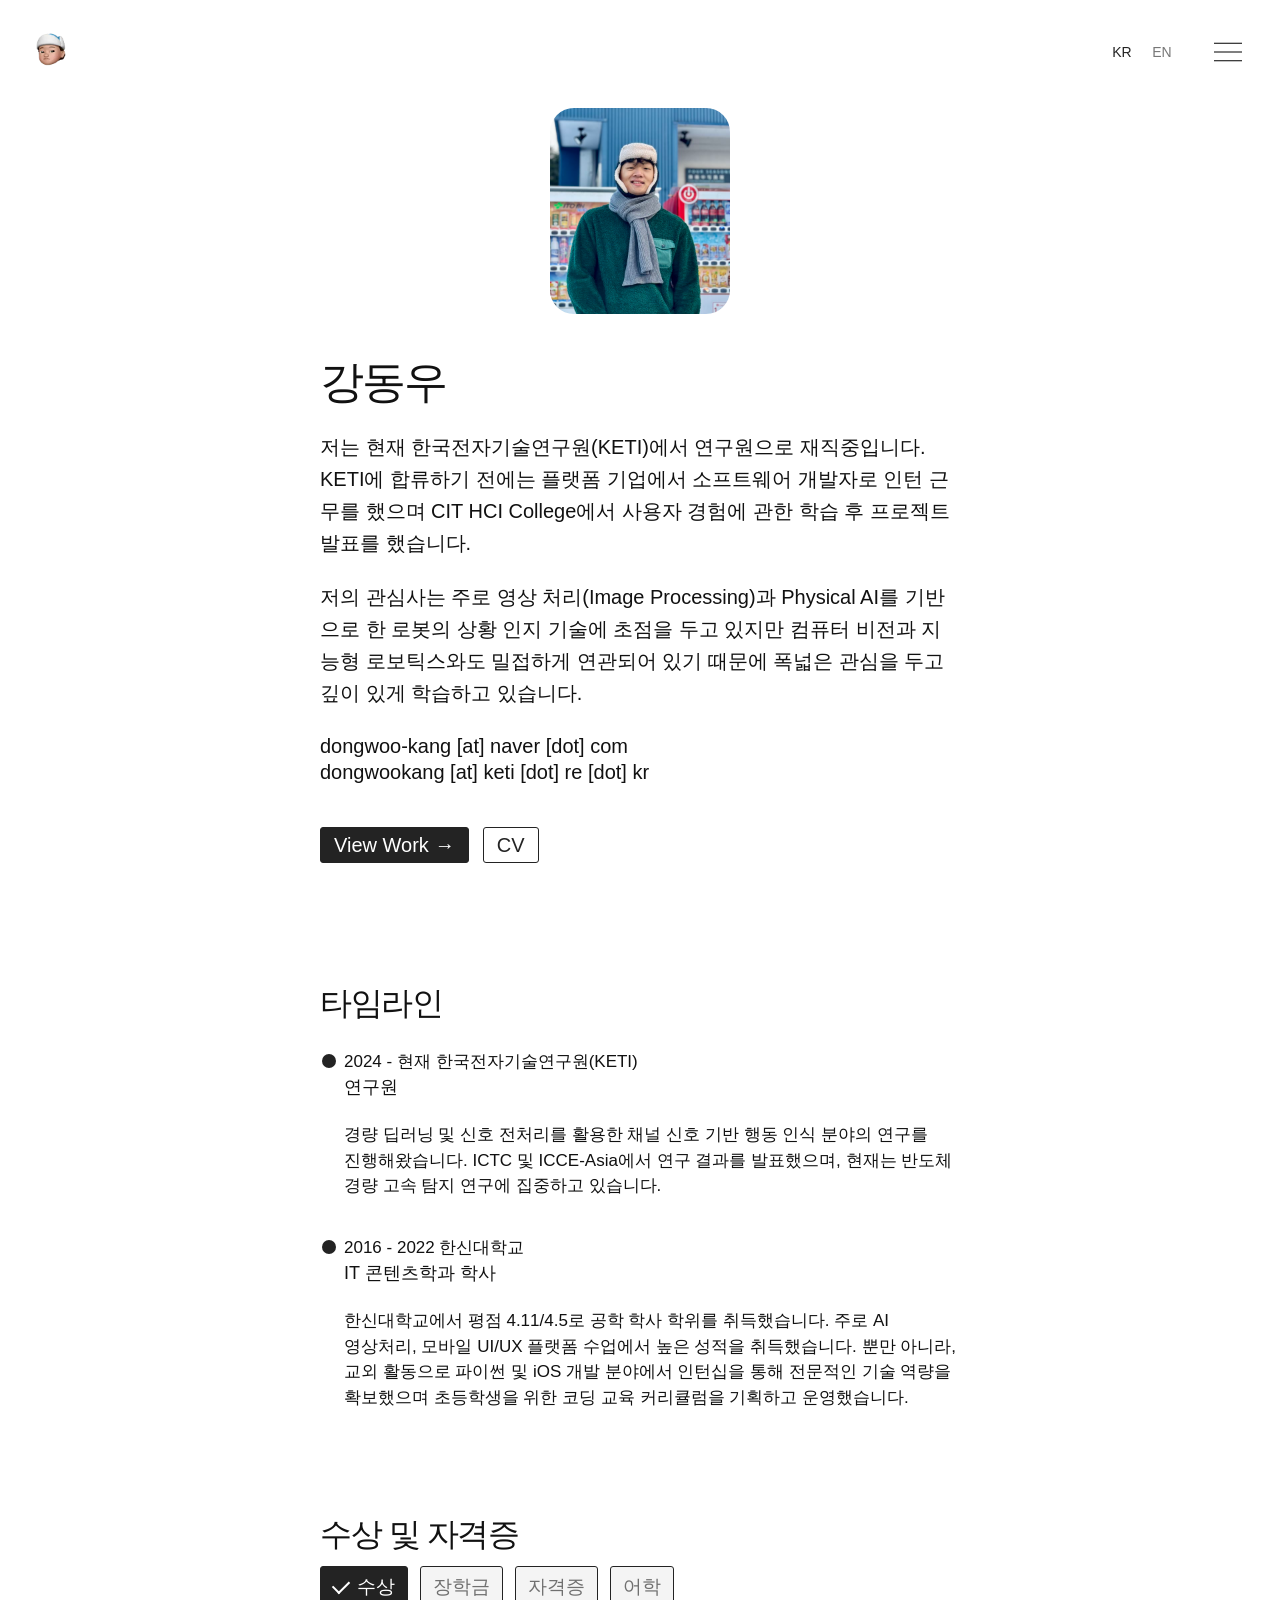
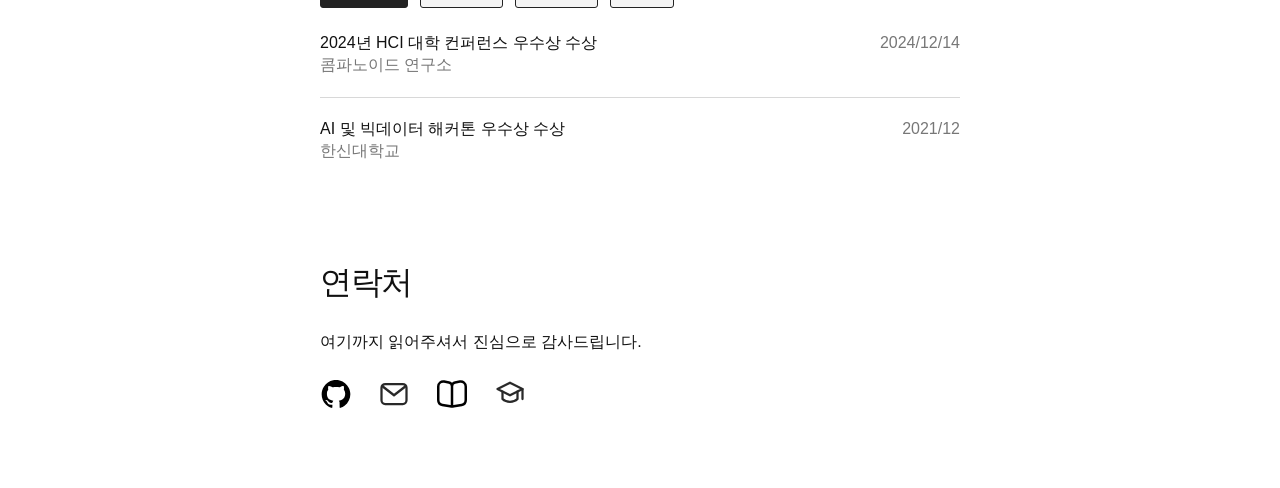
<file: index.html>
<!DOCTYPE html>
<html lang="ko">

<head>
  <meta charset="UTF-8" />
  <meta name="viewport" content="width=device-width, initial-scale=1.0" />
  <title>강동우 | Dongwoo Kang</title>
  <meta name="description" content="한국전자기술연구원(KETI) 연구원 강동우. 영상 처리와 Physical AI를 기반으로 로봇의 상황 인지 기술을 연구합니다." />
  <link rel="apple-touch-icon" sizes="180x180" href="assets/favicon/apple-touch-icon.png" />
  <link rel="icon" type="image/png" sizes="96x96" href="assets/favicon/favicon-96x96.png" />
  <link rel="manifest" href="assets/favicon/site.webmanifest" />
  <link rel="stylesheet" href="suite-font.css?v=20261029-sf-pro" />
  <link rel="preload" as="image" href="assets/images/home-intro-540.jpeg" fetchpriority="high" />
  <link rel="stylesheet" href="styles.css?v=20261104-bold-link" />
  <link rel="stylesheet" href="site-header.css?v=20261030-home-clear" />
  <link rel="stylesheet" href="home.css?v=20260926-button-states" />
</head>

<body id="top" class="homepage site-shell">
  <a class="skip-link" href="#home-title" data-en="Skip to content">본문으로 바로가기</a>
  <div id="site-navigation"></div>

  <main>
    <section id="home" class="home-section" aria-labelledby="home-title">
      <div class="home-panel">
        <div class="home-intro-grid">
          <img class="profile-photo" src="assets/images/home-intro-540.jpeg" alt="강동우 프로필 사진"
            width="180" height="206" fetchpriority="high" />
          <div class="home-copy">
            <h1 id="home-title" class="home-name" tabindex="-1" data-en="Dongwoo Kang">강동우</h1>
            <div id="home-content" class="home-markdown">
              <p data-en="I am currently a researcher at the Korea Electronics Technology Institute (KETI). Before joining KETI, I interned as a software developer at a platform company and studied user experience at CIT HCI College, where I also presented a project.">저는 현재 한국전자기술연구원(KETI)에서 연구원으로 재직중입니다. KETI에 합류하기 전에는 플랫폼 기업에서 소프트웨어 개발자로 인턴 근무를 했으며 CIT HCI College에서 사용자 경험에 관한 학습 후 프로젝트 발표를 했습니다.</p>
              <p data-en="My interests primarily focus on situational awareness for robots based on image processing and Physical AI. As these areas are closely connected to computer vision and intelligent robotics, I continue to explore a broad range of topics and study them in depth.">저의 관심사는 주로 영상 처리(Image Processing)과 Physical AI를 기반으로 한 로봇의 상황 인지 기술에 초점을 두고 있지만 컴퓨터 비전과 지능형 로보틱스와도 밀접하게 연관되어 있기 때문에 폭넓은 관심을 두고 깊이 있게 학습하고 있습니다.</p>
            </div>
            <address class="home-contact">
              <a href="mailto:dongwoo-kang@naver.com">dongwoo-kang [at] naver [dot] com</a>
              <a href="mailto:dongwookang@keti.re.kr">dongwookang [at] keti [dot] re [dot] kr</a>
            </address>
            <div class="home-actions">
              <a class="home-action" href="projects.html">View Work <span aria-hidden="true">→</span></a>
              <a class="home-action home-action-outline" data-cv-link href="assets/pdf/dongwoo-kang-cv.pdf" target="_blank" rel="noreferrer">CV<span class="sr-only" data-en="(opens in a new tab)"> (새 탭)</span></a>
            </div>
          </div>
        </div>

        <div class="home-details">
          <section class="career-section" aria-labelledby="career-title">
            <h2 id="career-title" data-en="Timeline">타임라인</h2>
            <ol class="career-list">
              <li class="career-entry">
                <p class="career-meta" data-en="2024 - Present · Korea Electronics Technology Institute (KETI)">2024 - 현재 한국전자기술연구원(KETI)</p>
                <h3 data-en="Researcher">연구원</h3>
                <p class="career-description" data-en="I have worked on channel signal-based activity recognition using lightweight deep learning and signal preprocessing. I presented this research at ICTC and ICCE-Asia, and am now focusing on lightweight, high-speed semiconductor detection.">경량 딥러닝 및 신호 전처리를 활용한 채널 신호 기반 행동 인식 분야의 연구를 진행해왔습니다. ICTC 및 ICCE-Asia에서 연구 결과를 발표했으며, 현재는 반도체 경량 고속 탐지 연구에 집중하고 있습니다.</p>
              </li>
              <li class="career-entry">
                <p class="career-meta" data-en="2016 - 2022 · Hanshin University">2016 - 2022 한신대학교</p>
                <h3 data-en="B.E. in IT Contents">IT 콘텐츠학과 학사</h3>
                <p class="career-description" data-en="I earned a Bachelor of Engineering from Hanshin University with a GPA of 4.11/4.5, performing particularly well in AI image processing and mobile UI/UX platform courses. Through extracurricular internships in Python and iOS development, I built practical technical skills. I also designed and taught a coding curriculum for elementary school students.">한신대학교에서 평점 4.11/4.5로 공학 학사 학위를 취득했습니다. 주로 AI 영상처리, 모바일 UI/UX 플랫폼 수업에서 높은 성적을 취득했습니다. 뿐만 아니라, 교외 활동으로 파이썬 및 iOS 개발 분야에서 인턴십을 통해 전문적인 기술 역량을 확보했으며 초등학생을 위한 코딩 교육 커리큘럼을 기획하고 운영했습니다.</p>
              </li>
            </ol>
          </section>

          <section class="credentials-section" aria-labelledby="credentials-title">
            <h2 id="credentials-title" data-en="Awards &amp; Credentials">수상 및 자격증</h2>
            <div class="credential-tabs" role="tablist" aria-label="수상 및 자격증 분류">
              <button id="tab-awards" class="credential-tab" type="button" role="tab" aria-selected="true" aria-controls="panel-awards" data-en="Awards">수상</button>
              <button id="tab-scholarships" class="credential-tab" type="button" role="tab" aria-selected="false" aria-controls="panel-scholarships" tabindex="-1" data-en="Scholarships">장학금</button>
              <button id="tab-certificates" class="credential-tab" type="button" role="tab" aria-selected="false" aria-controls="panel-certificates" tabindex="-1" data-en="Certificates">자격증</button>
              <button id="tab-languages" class="credential-tab" type="button" role="tab" aria-selected="false" aria-controls="panel-languages" tabindex="-1" data-en="Languages">어학</button>
            </div>
            <div class="credential-panels">
              <div id="panel-awards" class="credential-panel" role="tabpanel" aria-labelledby="tab-awards" tabindex="0">
                <ul class="credential-list">
                  <li class="credential-row">
                    <div><p class="credential-name" data-en="Excellence Award, HCI College Conference 2024">2024년 HCI 대학 컨퍼런스 우수상 수상</p><p class="credential-org" data-en="Companoid Institute">콤파노이드 연구소</p></div>
                    <time datetime="2024-12-14">2024/12/14</time>
                  </li>
                  <li class="credential-row">
                    <div><p class="credential-name" data-en="Excellence Award, AI &amp; Big Data Hackathon">AI 및 빅데이터 해커톤 우수상 수상</p><p class="credential-org" data-en="Hanshin University">한신대학교</p></div>
                    <time datetime="2021-12">2021/12</time>
                  </li>
                </ul>
              </div>
              <div id="panel-scholarships" class="credential-panel" role="tabpanel" aria-labelledby="tab-scholarships" tabindex="0" hidden>
                <ul class="credential-list">
                  <li class="credential-row">
                    <div><p class="credential-name" data-en="National Science &amp; Engineering Scholarship · 4 semesters">국가우수장학금(이공계) · 4학기</p><p class="credential-org" data-en="Ministry of Science and ICT">과학기술정보통신부</p></div>
                    <span class="credential-date">2020 - 2022</span>
                  </li>
                  <li class="credential-row">
                    <div><p class="credential-name" data-en="Academic Excellence Full Scholarship · 3 semesters">성적우수 전액 장학금 · 3학기</p><p class="credential-org" data-en="Hanshin University">한신대학교</p></div>
                    <span class="credential-date">2016 - 2020</span>
                  </li>
                </ul>
              </div>
              <div id="panel-certificates" class="credential-panel" role="tabpanel" aria-labelledby="tab-certificates" tabindex="0" hidden>
                <ul class="credential-list">
                  <li class="credential-row"><p class="credential-name" data-en="IoT Certification">IoT 자격검정</p><time datetime="2025">2025</time></li>
                  <li class="credential-row"><p class="credential-name">AWS CSA</p><time datetime="2025">2025</time></li>
                  <li class="credential-row"><p class="credential-name">SQLD</p><time datetime="2024">2024</time></li>
                  <li class="credential-row"><p class="credential-name" data-en="Engineer Information Processing">정보처리기사</p><time datetime="2024">2024</time></li>
                </ul>
              </div>
              <div id="panel-languages" class="credential-panel" role="tabpanel" aria-labelledby="tab-languages" tabindex="0" hidden>
                <ul class="credential-list">
                  <li class="credential-row"><p class="credential-name">TEPS 320</p><time datetime="2026">2026</time></li>
                  <li class="credential-row"><p class="credential-name">IELTS 6.0</p><time datetime="2024">2024</time></li>
                </ul>
              </div>
            </div>
          </section>
        </div>
      </div>
    </section>
  </main>

  <footer id="contact" class="site-footer contact-section" aria-labelledby="contact-title">
    <div class="contact-inner">
      <h2 id="contact-title" data-en="Contact">연락처</h2>
      <p data-en="Thank you for taking the time to read about my work.">여기까지 읽어주셔서 진심으로 감사드립니다.</p>
      <nav class="contact-links" aria-label="연락처 및 소셜 링크">
        <a href="https://github.com/dongwoodustinkang" target="_blank" rel="noreferrer" aria-label="GitHub (새 탭)" title="GitHub">
          <img src="assets/icons/github.svg" alt="" width="30" height="30" />
        </a>
        <a href="mailto:dongwookang@keti.re.kr" aria-label="이메일 보내기" title="Email">
          <svg viewBox="0 0 24 24" fill="none" stroke="currentColor" stroke-width="1.8" stroke-linecap="round" stroke-linejoin="round" aria-hidden="true"><rect x="2" y="4" width="20" height="16" rx="3"/><path d="m3 6 9 7 9-7"/></svg>
        </a>
        <a href="stories.html" aria-label="스토리" title="Stories">
          <img src="assets/icons/books.svg" alt="" width="30" height="30" />
        </a>
        <!-- Threads 계정 핸들을 입력한 뒤 아래 링크의 주석을 해제하세요.
        <a href="https://www.threads.com/@YOUR_THREADS_HANDLE" target="_blank" rel="noreferrer" aria-label="Threads (새 탭)" title="Threads">
          <span aria-hidden="true">Threads</span>
        </a>
        -->
        <a href="https://scholar.google.com/citations?user=8NhwmX4AAAAJ&amp;hl=ko&amp;oi=sra" target="_blank" rel="noreferrer" aria-label="Google Scholar (새 탭)" title="Google Scholar">
          <svg viewBox="0 0 24 24" fill="none" stroke="currentColor" stroke-width="1.8" stroke-linecap="round" stroke-linejoin="round" aria-hidden="true"><path d="m2 8 10-5 10 5-10 5-10-5Z"/><path d="M6 10v6c3 3 9 3 12 0v-6M22 8v8"/></svg>
        </a>
      </nav>
    </div>
  </footer>

  <script src="site-config.js?v=20261104-story-categories"></script>
  <script src="language.js?v=20261103-stories-link"></script>
  <script src="shared.js?v=20261103-reviews"></script>
  <script src="markdown.js?v=20261104-spacer"></script>
  <script src="project-data.js?v=20261104-multi-category"></script>
  <script src="script.js?v=20261030-thumbnail"></script>
</body>

</html>
</file>
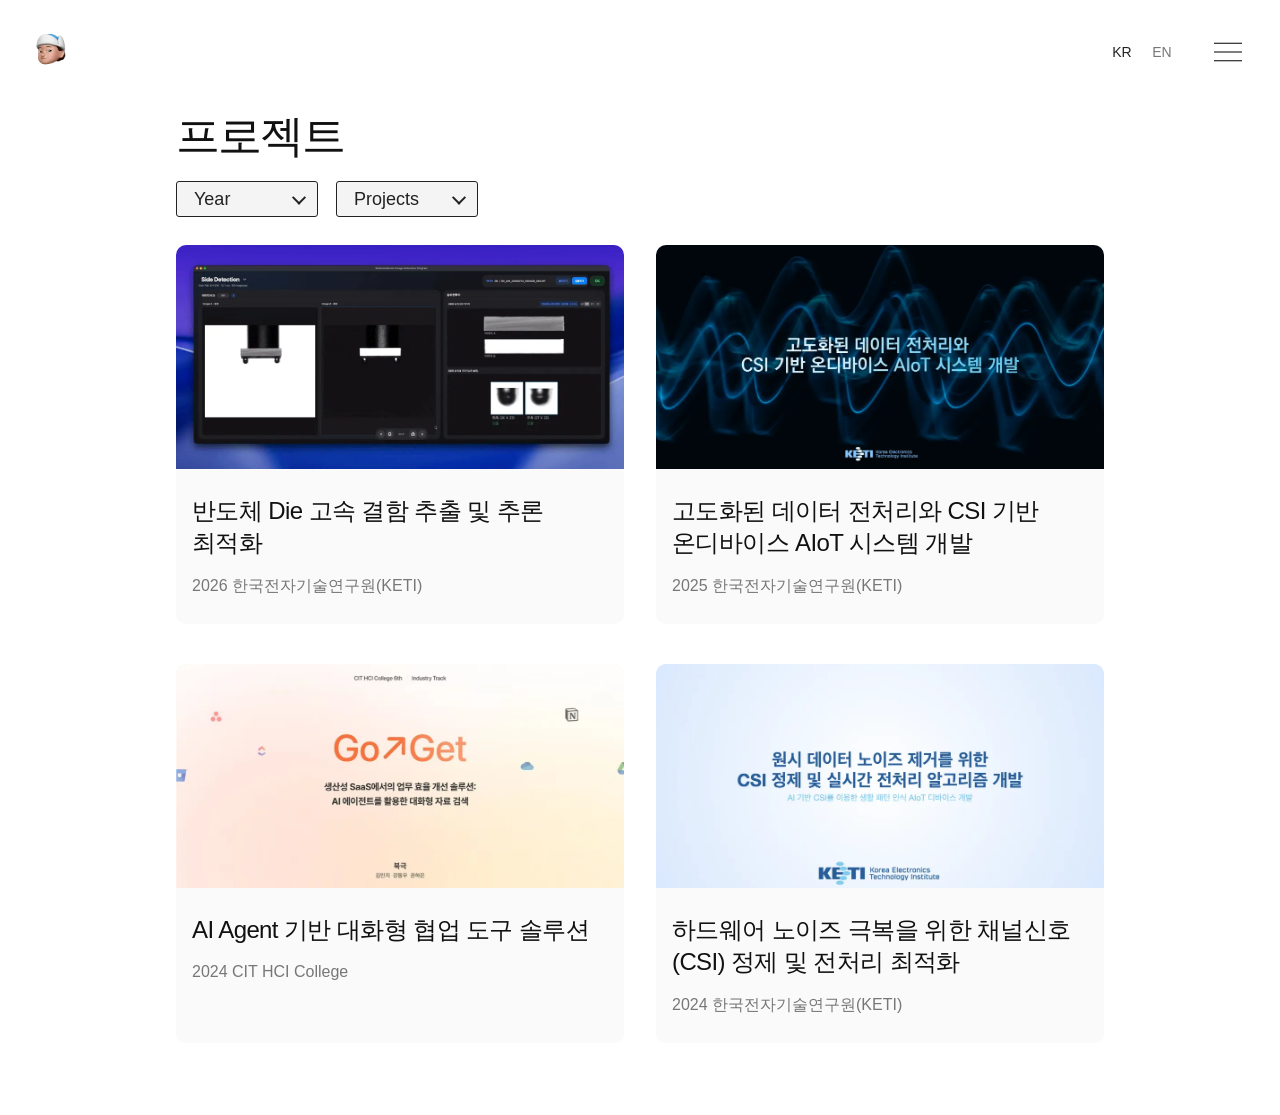
<file: projects.html>
<!DOCTYPE html>
<html lang="ko">

<head>
  <meta charset="UTF-8" />
  <meta name="viewport" content="width=device-width, initial-scale=1.0" />
  <title>Works | Dongwoo Kang</title>
  <link rel="apple-touch-icon" sizes="180x180" href="assets/favicon/apple-touch-icon.png" />
  <link rel="icon" type="image/png" sizes="96x96" href="assets/favicon/favicon-96x96.png" />
  <link rel="manifest" href="assets/favicon/site.webmanifest" />
  <link rel="stylesheet" href="suite-font.css?v=20261029-sf-pro" />
  <link rel="stylesheet" href="styles.css?v=20261104-bold-link" />
  <link rel="stylesheet" href="site-header.css?v=20261030-home-clear" />
  <link rel="stylesheet" href="works.css?v=20261029-fade-in" />
</head>

<body class="site-shell works-page">

  <div id="site-navigation"></div>

  <main class="projects-main">
    <section class="projects-page-section" aria-labelledby="works-title">
      <div class="projects-page-head">
        <h1 id="works-title" data-en="Projects">프로젝트</h1>
        <div class="projects-filters" role="group" aria-label="Project filters">
          <label class="projects-filter-wrap" for="projects-year-filter">
            <span class="sr-only" data-en="Filter projects by year">연도별 필터</span>
            <select id="projects-year-filter" class="projects-filter-select projects-filter-year">
              <option value="all">Year</option>
            </select>
          </label>

          <label class="projects-filter-wrap" for="projects-filter">
            <span class="sr-only" data-en="Filter projects by category">분야별 필터</span>
            <select id="projects-filter" class="projects-filter-select">
              <option value="all">Projects</option>
            </select>
          </label>
        </div>
      </div>
      <div id="projects-list" class="projects-list" aria-live="polite"></div>
    </section>
  </main>

  <script src="site-config.js?v=20261104-story-categories"></script>
  <script src="language.js?v=20261103-stories-link"></script>
  <script src="shared.js?v=20261103-reviews"></script>
  <script src="markdown.js?v=20261104-spacer"></script>
  <script src="project-data.js?v=20261104-multi-category"></script>
  <script src="projects-page.js?v=20261030-prefetch"></script>
</body>

</html>
</file>
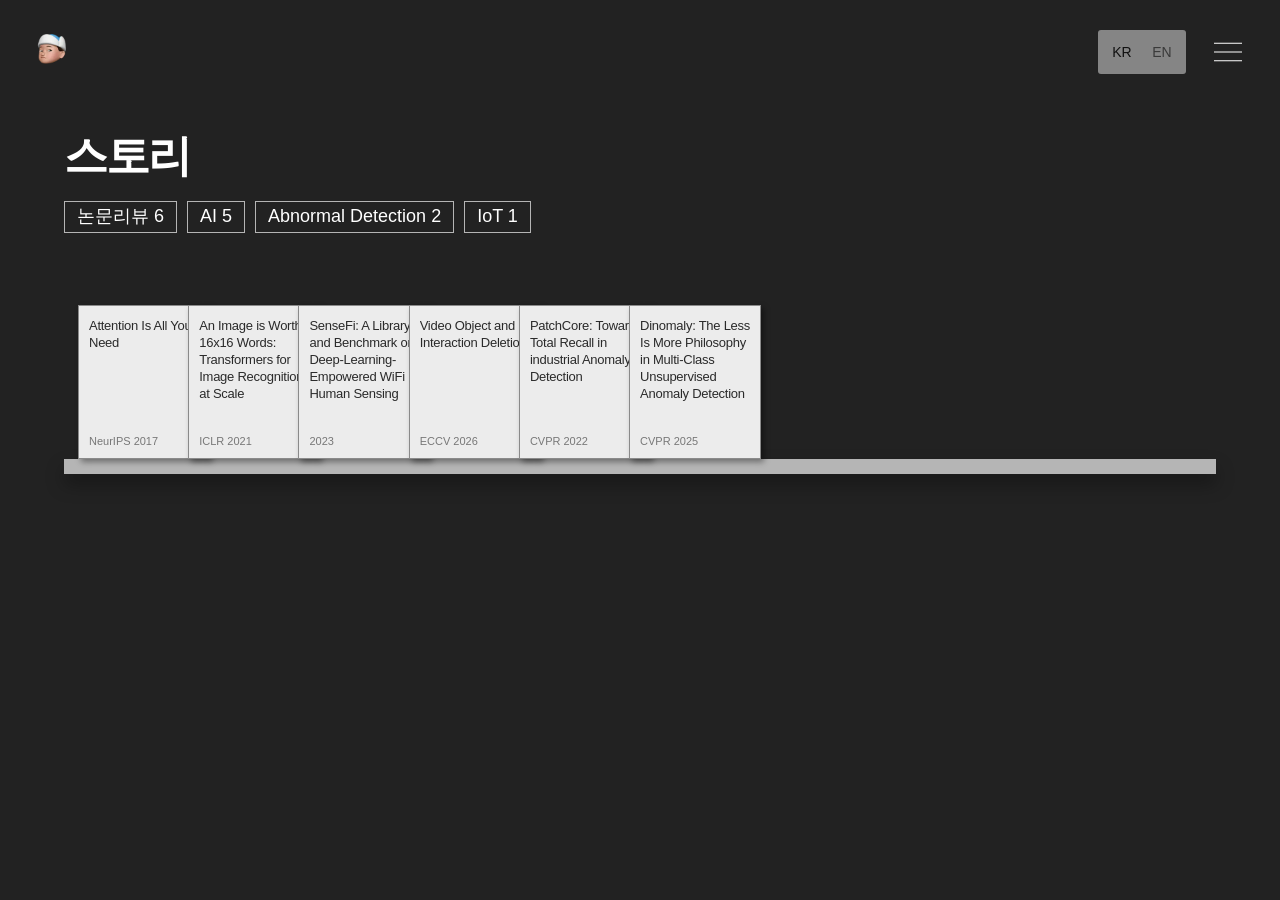
<file: stories.html>
<!DOCTYPE html>
<html lang="ko">

<head>
  <meta charset="UTF-8" />
  <meta name="viewport" content="width=device-width, initial-scale=1.0" />
  <title>Stories | Dongwoo Kang</title>
  <link rel="apple-touch-icon" sizes="180x180" href="assets/favicon/apple-touch-icon.png" />
  <link rel="icon" type="image/png" sizes="96x96" href="assets/favicon/favicon-96x96.png" />
  <link rel="manifest" href="assets/favicon/site.webmanifest" />
  <link rel="stylesheet" href="suite-font.css?v=20261029-sf-pro" />
  <link rel="stylesheet" href="styles.css?v=20261104-bold-link" />
  <link rel="stylesheet" href="site-header.css?v=20261030-home-clear" />
  <link rel="stylesheet" href="stories.css?v=20261104-link-dark" />
</head>

<body class="site-shell stories-page" data-page="stories">

  <div id="site-navigation"></div>

  <main class="stories-main">
    <section class="stories-section" aria-labelledby="stories-title">
      <div class="stories-head">
        <h1 id="stories-title" data-en="Stories">스토리</h1>
        <div id="stories-filters" class="stories-filters" role="group" aria-label="Story categories"></div>
      </div>
      <div id="stories-shelves" class="stories-shelves" aria-live="polite"></div>
    </section>
  </main>

  <script src="site-config.js?v=20261104-story-categories"></script>
  <script src="language.js?v=20261103-stories-link"></script>
  <script src="shared.js?v=20261103-stories"></script>
  <script src="markdown.js?v=20261104-spacer"></script>
  <script src="project-data.js?v=20261104-multi-category"></script>
  <script src="stories-page.js?v=20261104-multi-category"></script>
</body>

</html>
</file>
<file: suite-font.css>
/* Use locally licensed system fonts; no web font is downloaded or redistributed.
   -apple-system resolves to SF Pro (Text/Display by size) on Apple devices. */
:root {
  --body-font: -apple-system, BlinkMacSystemFont, "SF Pro Text", "SF Pro Display", "Apple SD Gothic Neo", "Noto Sans KR", "Helvetica Neue", Arial, sans-serif;
  --header-font: -apple-system, BlinkMacSystemFont, "SF Pro Display", "SF Pro Text", "Apple SD Gothic Neo", "Noto Sans KR", "Helvetica Neue", Arial, sans-serif;
}
</file>
<file: styles.css>
/* Shared design values. Page layouts live in home.css, works.css, project-page.css. */
:root {
  --bg: #fff;
  --panel: #fff;
  --text-main: #111;
  --text-sub: #666;
  --accent: #232323;
  --accent-hover: #fef991;
  --accent-soft: rgb(254 249 145 / 32%);
  --link: #0066cc;
  --line: #ececec;
  --mono-font: "JetBrains Mono", monospace;
}

* { box-sizing: border-box; }
html { min-height: 100%; background: var(--bg); scroll-behavior: smooth; }
::selection { background: var(--accent-hover); color: var(--accent); }
body {
  position: relative;
  min-height: 100%;
  margin: 8px;
  background: var(--bg);
  color: var(--text-main);
  font-family: var(--body-font);
  font-weight: 200;
}
h1, h2, h3, h4, h5, h6 { font-family: var(--header-font); font-weight: 300; }
b, strong { font-family: var(--header-font); font-weight: 700; }
main { position: relative; z-index: 1; margin: 0 auto; }
[hidden] { display: none !important; }
.sr-only {
  position: absolute;
  width: 1px;
  height: 1px;
  margin: -1px;
  padding: 0;
  overflow: hidden;
  clip: rect(0, 0, 0, 0);
  white-space: nowrap;
  border: 0;
}
a:focus-visible, button:focus-visible, select:focus-visible {
  outline: 2px solid var(--accent);
  outline-offset: 4px;
}
@media (prefers-reduced-motion: reduce) {
  html { scroll-behavior: auto; }
  *, *::before, *::after { transition: none !important; }
}
</file>
<file: site-header.css>
/* Header, language switch, and full-screen navigation. Phone breakpoint: 540px. */
.site-header {
  position: fixed;
  z-index: 50;
  top: 8px;
  right: 8px;
  left: 8px;
  padding: 22px;
  background: transparent;
  border: 0;
  backdrop-filter: none;
  -webkit-backdrop-filter: none;
  pointer-events: none;
}
.header-inner { display: flex; align-items: center; justify-content: space-between; gap: 16px; }
.header-actions { display: flex; align-items: center; gap: 20px; }
.header-home,
.menu-toggle {
  display: inline-flex;
  align-items: center;
  justify-content: center;
  width: 44px;
  height: 44px;
  border: 0;
  border-radius: 3px;
  background: rgb(255 255 255 / 45%);
  -webkit-backdrop-filter: blur(12px) saturate(160%);
  backdrop-filter: blur(12px) saturate(160%);
  color: #222;
  font-family: inherit;
  text-decoration: none;
  pointer-events: auto;
}
.header-home { overflow: hidden; background: transparent; -webkit-backdrop-filter: none; backdrop-filter: none; }
.header-home img { display: block; width: 100%; height: 100%; object-fit: cover; }
.menu-toggle { padding: 0; margin: 0; border: 0; cursor: pointer; }
.menu-toggle img { display: block; width: 28px; height: 28px; }
.mobile-overlay { position: fixed; z-index: 30; inset: 8px; background: #fff; opacity: 0; visibility: hidden; pointer-events: none; transition: opacity 220ms ease, visibility 220ms ease; }
.mobile-overlay.open { opacity: 1; visibility: visible; pointer-events: auto; }
body.menu-open { overflow: hidden; }
.mobile-tab-button { position: relative; display: inline-flex; color: var(--text-main); text-decoration: none; font-weight: 300; opacity: 0.6; transition: opacity 200ms ease; letter-spacing: -0.03em; text-transform: none; font-size: 36px; font-family: var(--header-font); }
.mobile-tab-button:hover, .mobile-tab-button:focus-visible, .mobile-tab-button[aria-current="page"] { opacity: 1; }
.mobile-tab-button[aria-current="page"]::after { content: ""; position: absolute; left: 0; right: 0; bottom: -5px; height: 1px; background: currentColor; }
.mobile-menu { display: flex; flex-direction: column; align-items: center; justify-content: center; min-height: 100%; padding: 80px 20px 32px; gap: 32px; }
.language-switch {
  display: flex;
  align-items: center;
  padding: 0 4px;
  border: 0;
  border-radius: 3px;
  background: rgb(255 255 255 / 45%);
  -webkit-backdrop-filter: blur(12px) saturate(160%);
  backdrop-filter: blur(12px) saturate(160%);
  pointer-events: auto;
}
.language-switch button {
  min-width: 40px;
  min-height: 44px;
  padding: 8px;
  border: 0;
  background: transparent;
  color: #777;
  font: 300 14px/1 var(--header-font);
  cursor: pointer;
}
.language-switch button[aria-pressed="true"] { color: var(--accent); font-weight: 300; }
.language-switch button:hover { color: var(--accent); }
.site-header :focus-visible,
.mobile-overlay a:focus-visible { outline: 2px solid var(--accent); outline-offset: 4px; }
@media (max-width: 540px) {
  .site-header { padding: 14px; }
  .language-switch { display: none; }
  .header-actions { gap: 0; }
}
</file>
<file: home.css>
/* Home: introduction, timeline, credential tabs, contact section. */
.homepage main {
  max-width: 1040px;
  padding: 109px 56px 80px;
}
.homepage .home-panel { padding: 0; }
.homepage .home-intro-grid {
  display: flex;
  flex-direction: column;
  gap: 36px;
  max-width: 640px;
  margin: 0 auto;
}
.homepage .profile-photo {
  display: block;
  flex: none;
  align-self: center;
  width: 180px;
  height: 206px;
  border-radius: 24px;
  object-fit: cover;
  object-position: 54% center;
}
.homepage .home-copy { order: initial; max-width: 100%; text-align: left; }
.homepage .home-name {
  margin: 0 0 22px;
  font-size: 44px;
  font-family: var(--header-font);
  font-weight: 300;
  line-height: 1.25;
  letter-spacing: -0.045em;
  text-align: left;
  scroll-margin-top: 96px;
}
.homepage .home-markdown {
  color: #111;
  font-family: inherit;
  font-size: 20px;
  line-height: 1.26;
  letter-spacing: 0;
  text-align: left;
  overflow-wrap: break-word;
}
.homepage .home-markdown p { margin: 0; }
.homepage .home-markdown a { color: var(--accent); text-decoration: none; }
.homepage .home-markdown p + p { margin-top: 22px; }
.homepage .home-contact {
  display: flex;
  flex-direction: column;
  margin: 24px 0 0;
  font-size: 20px;
  line-height: 1.3;
  font-style: normal;
}
.homepage .home-contact a { width: fit-content; color: inherit; text-decoration: none; overflow-wrap: anywhere; }
.homepage .home-contact a:hover { text-decoration: underline; text-underline-offset: 4px; }
.homepage .home-actions { display: flex; flex-wrap: wrap; gap: 14px; margin-top: 42px; }
.homepage .home-action {
  display: inline-flex;
  align-items: center;
  justify-content: center;
  gap: 6px;
  min-height: 36px;
  padding: 5px 13px;
  border: 1px solid var(--accent);
  border-radius: 3px;
  background: var(--accent);
  color: #fff;
  font-size: 20px;
  font-family: var(--header-font);
  font-weight: 300;
  line-height: 1.2;
  text-decoration: none;
  transition: background 160ms ease, border-color 160ms ease, color 160ms ease;
}
.homepage .home-action:hover { background: var(--accent-hover); border-color: var(--accent-hover); color: #232323; }
.homepage .home-action-outline { background: transparent; color: var(--accent); }
.homepage .home-action-outline:hover { background: var(--accent-hover); border-color: var(--accent); color: #232323; }
.homepage a:focus-visible,
.homepage button:focus-visible { outline: 2px solid var(--accent); outline-offset: 5px; }
.homepage .skip-link { position: fixed; top: -100px; left: 24px; z-index: 60; padding: 12px 18px; background: var(--accent); color: #fff; }
.homepage .skip-link:focus { top: 20px; }

.homepage .home-details { max-width: 640px; margin: 120px auto 0; }
.homepage .home-details h2,
.homepage .contact-section h2 {
  margin: 0 0 24px;
  font-size: 32px;
  line-height: 1.3;
  font-family: var(--header-font);
  font-weight: 300;
  letter-spacing: -0.045em;
}
.homepage .career-list { margin: 0; padding: 0; list-style: none; }
.homepage .career-entry { position: relative; padding-left: 24px; }
.homepage .career-entry + .career-entry { margin-top: 36px; }
.homepage .career-entry::before {
  content: "";
  position: absolute;
  top: 5px;
  left: 2px;
  width: 14px;
  height: 14px;
  border-radius: 50%;
  background: var(--accent);
}
.homepage .career-meta,
.homepage .career-description { margin: 0; font-size: 17px; line-height: 1.5; }
.homepage .career-entry h3 { margin: 0; font-family: var(--header-font); font-size: 18px; line-height: 1.45; font-weight: 300; }
.homepage .career-description { margin-top: 22px; word-break: keep-all; overflow-wrap: break-word; }
.homepage .credentials-section { margin-top: 104px; }
.homepage .credentials-section h2 { margin-bottom: 10px; }
.homepage .credential-tabs { display: flex; flex-wrap: wrap; gap: 12px; margin-bottom: 4px; }
.homepage .credential-tab {
  display: inline-flex;
  align-items: center;
  justify-content: center;
  gap: 8px;
  min-height: 42px;
  padding: 7px 12px;
  border: 1px solid #232323;
  border-radius: 3px;
  background: #f4f4f4;
  color: #707070;
  font-family: var(--header-font);
  font-weight: 300;
  font-size: 19px;
  line-height: 1.3;
  cursor: pointer;
  transition: background 160ms ease, color 160ms ease;
}
.homepage .credential-tab:not([aria-selected="true"]):hover { background: #dbdbdb; color: #232323; }
.homepage .credential-tab:not([aria-selected="true"]):active { background: #c3c3c3; color: #232323; }
.homepage .credential-tab[aria-selected="true"] { background: var(--accent); color: #fff; }
.homepage .credential-tab[aria-selected="true"]::before {
  content: "";
  width: 14px;
  height: 8px;
  border-left: 2px solid currentColor;
  border-bottom: 2px solid currentColor;
  transform: translateY(-2px) rotate(-45deg);
}
.homepage .credential-panel[hidden] { display: none; }
.homepage .credential-panel:focus-visible { outline: 2px solid var(--accent); outline-offset: 6px; border-radius: 4px; }
.homepage .credential-list { margin: 0; padding: 0; list-style: none; }
.homepage .credential-row {
  display: grid;
  grid-template-columns: minmax(0, 1fr) auto;
  align-items: start;
  column-gap: 24px;
  padding: 20px 0;
  font-size: 16px;
  line-height: 1.4;
}
.homepage .credential-row + .credential-row { border-top: 1px solid #d8d8d8; }
.homepage .credential-name,
.homepage .credential-org { margin: 0; word-break: keep-all; overflow-wrap: break-word; }
.homepage .credential-org,
.homepage .credential-row time,
.homepage .credential-date { color: #777; }
.homepage .credential-row time,
.homepage .credential-date { white-space: nowrap; font-variant-numeric: tabular-nums; }
.homepage .site-footer {
  margin: 0 auto;
  max-width: 1040px;
  padding: 0 56px 64px;
  border: 0;
  background: transparent;
}
.homepage .contact-inner { max-width: 640px; margin: 0 auto; }
.homepage .contact-section h2 { margin-bottom: 26px; }
.homepage .contact-inner > p { margin: 0; font-size: 16px; line-height: 1.5; }
.homepage .contact-links { display: flex; gap: 14px; margin: 18px 0 0 -6px; }
.homepage .contact-links a {
  display: inline-flex;
  align-items: center;
  justify-content: center;
  width: 44px;
  height: 44px;
  border-radius: 3px;
  color: #292929;
  transition: background 160ms ease;
}
.homepage .contact-links a:hover { background: var(--accent-soft); }
.homepage .contact-links img,
.homepage .contact-links svg { display: block; width: 30px; height: 30px; }

@media (min-width: 901px) {
  .homepage main { padding-top: 100px; }
  .homepage .home-intro-grid { gap: 40px; }
  .homepage .home-markdown { line-height: 1.6; }
}

@media (max-width: 540px) {
  .homepage main { padding: 96px 24px 56px; }
  .homepage .home-intro-grid { gap: 32px; }
  .homepage .profile-photo { width: 156px; height: 180px; border-radius: 22px; }
  .homepage .home-name { font-size: 36px; margin-bottom: 22px; }
  .homepage .home-markdown { font-size: 17px; line-height: 1.55; word-break: keep-all; }
  .homepage .home-contact { font-size: 16px; line-height: 1.6; }
  .homepage .home-actions { margin-top: 32px; gap: 12px; }
  .homepage .home-action { font-size: 18px; }
  .homepage .home-details { margin-top: 96px; }
  .homepage .home-details h2,
  .homepage .contact-section h2 { font-size: 28px; }
  .homepage .career-meta,
  .homepage .career-description { font-size: 15px; }
  .homepage .career-entry h3 { font-size: 16px; }
  .homepage .credentials-section { margin-top: 88px; }
  .homepage .credential-tabs { gap: 8px; }
  .homepage .credential-tab { padding: 6px 10px; min-height: 40px; font-size: 16px; gap: 7px; }
  .homepage .credential-tab[aria-selected="true"]::before { width: 12px; height: 7px; }
  .homepage .credential-row { font-size: 14px; column-gap: 14px; }
  .homepage .site-footer { padding: 24px 24px 48px; }
  .homepage .contact-inner > p { font-size: 14px; }
}

@media (max-width: 360px) {
  .homepage .credential-tab { font-size: 15px; padding: 6px 8px; gap: 6px; }
  .homepage .credential-tabs { gap: 6px; }
  .homepage .credential-row { grid-template-columns: 1fr; row-gap: 6px; }
}
</file>
<file: works.css>
/* Project cards and Year/Projects filters. */
.works-page .projects-main {
  max-width: 1040px;
  padding: 100px 56px 64px;
}
.works-page .projects-page-section { max-width: 928px; margin: 0 auto; }
.works-page .projects-page-head {
  display: flex;
  flex-wrap: wrap;
  align-items: flex-start;
  flex-direction: column;
  gap: 18px;
  margin-bottom: 28px;
}
.works-page #works-title {
  margin: 0;
  font-size: 44px;
  font-family: var(--header-font);
  font-weight: 300;
  line-height: 1.25;
  letter-spacing: -0.045em;
}
.works-page .projects-filters { display: flex; align-items: center; gap: 18px; max-width: 100%; }
.works-page .projects-filter-wrap { position: relative; display: inline-block; min-width: 0; }
.works-page .projects-filter-select {
  appearance: none;
  -webkit-appearance: none;
  width: 142px;
  min-width: 0;
  max-width: 100%;
  height: 36px;
  padding: 0 34px 0 17px;
  border: 1px solid #232323;
  border-radius: 3px;
  background: #f4f4f4;
  color: #222;
  font-family: inherit;
  font-size: 18px;
  font-weight: 200;
  cursor: pointer;
}
.works-page .projects-filter-select:hover { background: #dbdbdb; }
.works-page .projects-filter-select:active { background: #c3c3c3; }
.works-page .projects-filter-wrap::after {
  content: "";
  position: absolute;
  top: 50%;
  width: 8px;
  height: 8px;
  border-right: 2px solid #222;
  border-bottom: 2px solid #222;
  transform: translateY(-64%) rotate(45deg);
  pointer-events: none;
  right: 14px;
  border-color: #222;
  border-width: 2px;
}
.works-page .projects-filter-select:focus-visible,
.works-page .projects-tile-link:focus-visible { outline: 2px solid var(--accent); outline-offset: 4px; }
.works-page .projects-list { display: grid; grid-template-columns: repeat(2, minmax(0, 1fr)); column-gap: 32px; row-gap: 40px; }
.works-page .projects-tile {
  display: flex;
  flex-direction: column;
  color: inherit;
  text-decoration: none;
  overflow: hidden;
  border-radius: 10px;
  background: #fafafa;
  animation: projects-tile-in 520ms cubic-bezier(0.22, 1, 0.36, 1) both;
  animation-delay: calc(var(--tile-index, 0) * 70ms);
}
@keyframes projects-tile-in {
  from { opacity: 0; transform: translateY(14px); }
  to { opacity: 1; transform: none; }
}
.works-page .projects-tile-thumb { position: relative; overflow: hidden; width: 100%; aspect-ratio: 2 / 1; background-color: #edf5ff; }
.works-page .projects-tile-image {
  position: absolute;
  inset: 0;
  background-size: cover;
  background-position: center;
  background-repeat: no-repeat;
  opacity: 0;
  transform: scale(1);
  transition: transform 450ms ease, opacity 500ms ease;
}
.works-page .projects-tile-image.is-loaded { opacity: 1; }
.works-page .projects-tile-link:focus-visible .projects-tile-image { transform: scale(1.06); }
@media (hover: hover) {
  .works-page .projects-tile-link:hover .projects-tile-image { transform: scale(1.06); }
}
.works-page .projects-tile-copy { padding: 26px 16px; }
.works-page .projects-tile-name {
  margin: 0;
  color: #111;
  font-family: inherit;
  font-size: 24px;
  line-height: 1.35;
  letter-spacing: -0.025em;
  font-family: var(--header-font);
  font-weight: 300;
  text-align: left;
  word-break: keep-all;
  overflow-wrap: break-word;
}
.works-page .projects-tile-venue {
  margin: 14px 0 0;
  color: #777;
  font-family: inherit;
  font-size: 16px;
  font-weight: 200;
  line-height: 1.5;
  letter-spacing: 0;
  text-align: left;
}

@media (min-width: 541px) and (max-width: 900px) {
  .works-page .projects-main { padding-right: 24px; padding-left: 24px; }
  .works-page .projects-list { column-gap: 24px; }
  .works-page .projects-tile-copy { padding: 20px 14px; }
  .works-page .projects-tile-name { font-size: 20px; }
  .works-page .projects-tile-venue { font-size: 14px; }
}

@media (max-width: 540px) {
  .works-page .projects-main { padding: 96px 24px 48px; }
  .works-page #works-title { font-size: 36px; }
  .works-page .projects-page-head {
  display: flex;
  flex-wrap: wrap; gap: 18px; margin-bottom: 26px; }
  .works-page .projects-filter-select { width: 138px; height: 40px; font-size: 17px; }
  .works-page .projects-filters { display: flex; align-items: center; gap: 14px; }
  .works-page .projects-list { grid-template-columns: minmax(0, 1fr); gap: 36px; }
  .works-page .projects-tile-copy { padding: 22px 14px; }
  .works-page .projects-tile-name { font-size: 21px; }
  .works-page .projects-tile-venue { font-size: 14px; margin-top: 12px; }
}
@media (prefers-reduced-motion: reduce) {
  .works-page .projects-tile { animation: none; }
  .works-page .projects-tile-image { transition: none; }
  .works-page .projects-tile-link:is(:hover, :focus-visible) .projects-tile-image { transform: none; }
}

.works-page .projects-empty { grid-column: 1 / -1; margin: 0; color: var(--text-sub); font-size: 14px; }
</file>
<file: stories.css>
/* Stories menu: dark theme for stories.html and story-detail.html, then the bookshelf. */
html:has(body[data-page="stories"]) { background: #222; }
body[data-page="stories"] {
  --bg: #222;
  --text-main: #f2f2f2;
  --text-sub: #a8a8a8;
  --line: #3a3a3a;
  --accent: #f2f2f2;
  --link: #6cb2ff;
  background: var(--bg);
  color: var(--text-main);
}
body[data-page="stories"] ::selection { background: var(--accent-hover); color: #232323; }
body[data-page="stories"] .mobile-overlay { background: var(--bg); }
/* Hamburger/close button: no backdrop, white icon (the SVGs are black). */
body[data-page="stories"] .menu-toggle { background: transparent; -webkit-backdrop-filter: none; backdrop-filter: none; }
body[data-page="stories"] .menu-toggle img { filter: invert(1); }
body[data-page="stories"] .language-switch button { color: #3a3a3a; }
body[data-page="stories"] .language-switch button:is([aria-pressed="true"], :hover) { color: #111; }

/* Story detail: project detail layout recolored for the dark background. */
.story-detail-page .project-detail-tags { display: flex; flex-wrap: wrap; gap: 8px; margin-top: 20px; }
.story-detail-page .project-detail-tags[hidden] { display: none; }
.story-detail-page .project-detail-tag {
  display: inline-flex;
  align-items: center;
  min-height: 28px;
  padding: 2px 10px;
  border: 1px solid #b5b5b5;
  color: #fff;
  font-size: 15px;
  font-weight: 300;
  line-height: 1.2;
  text-decoration: none;
  transition: background 160ms ease;
}
.story-detail-page .project-detail-tag:hover { background: rgb(255 255 255 / 12%); }
.story-detail-page .project-detail-tag:focus-visible { outline: 2px solid #fff; outline-offset: 4px; }
.story-detail-page .project-detail-pager {
  display: flex;
  justify-content: space-between;
  gap: 16px;
  margin-top: 72px;
  padding-top: 24px;
  border-top: 1px solid var(--line);
}
.story-detail-page .project-detail-pager a {
  color: var(--text-main);
  font-size: 17px;
  font-weight: 300;
  text-decoration: none;
  opacity: 0.7;
  transition: opacity 160ms ease;
}
.story-detail-page .project-detail-pager a:is(:hover, :focus-visible) { opacity: 1; }
.story-detail-page .project-detail-pager-next { margin-left: auto; }
.story-detail-page .project-detail-hero { background: #2c2c2c; }
.story-detail-page .gallery-dot::before { background: #555; }
.story-detail-page .gallery-dot[aria-current="true"]::before { background: var(--text-main); }
.story-detail-page .project-detail-row-body,
.story-detail-page .project-detail-summary { color: var(--text-main); }
.story-detail-page .project-toc-link::before { background: #555; }
.story-detail-page .project-toc-link[aria-current]::before { background: var(--text-main); }
.story-detail-page .project-toc-label { background: rgb(255 255 255 / 92%); color: #111; }

/* Bookshelf: category chips, 10 books per shelf. */
body.stories-page {
  --book-w: 132px;
  --book-gap: 14px;
}
.stories-page .stories-main { max-width: 1520px; padding: 120px 56px 72px; }
.stories-page .stories-section { max-width: 1480px; margin: 0 auto; }
.stories-page .stories-head { display: flex; flex-direction: column; align-items: flex-start; gap: 18px; margin-bottom: 72px; }
.stories-page #stories-title {
  margin: 0;
  color: #fff;
  font-size: 44px;
  font-weight: 600;
  line-height: 1.25;
  letter-spacing: -0.045em;
}
/* Tags stay on one line and scroll sideways with snapping; the padding keeps focus rings
   from being clipped. stories-page.js sets the width to six tags. */
.stories-page .stories-filters {
  position: relative;
  display: flex;
  flex-wrap: nowrap;
  gap: 10px;
  max-width: calc(100% + 12px);
  margin: -6px;
  padding: 6px;
  overflow-x: auto;
  scroll-snap-type: x mandatory;
  scroll-padding: 0 6px;
  overscroll-behavior-x: contain;
  scrollbar-width: none;
}
.stories-page .stories-filters::-webkit-scrollbar { display: none; }
.stories-page .stories-filters.snap-each { width: calc(100% + 12px); }
.stories-page .stories-filters .is-group-start,
.stories-page .stories-filters.snap-each .stories-filter { scroll-snap-align: start; }
.stories-page .stories-filter {
  flex: none;
  white-space: nowrap;
  min-height: 32px;
  padding: 2px 12px;
  border: 1px solid #b5b5b5;
  border-radius: 0;
  background: transparent;
  color: #fff;
  font: 300 18px/1.2 var(--body-font);
  cursor: pointer;
  transition: background 160ms ease, color 160ms ease;
}
.stories-page .stories-filter:hover { background: rgb(255 255 255 / 12%); }
.stories-page .stories-filter[aria-pressed="true"] { background: #f2f2f2; border-color: #f2f2f2; color: #222; }
.stories-page .stories-filter:focus-visible { outline: 2px solid #fff; outline-offset: 2px; }
.stories-page .stories-book:focus-visible { outline: 2px solid #fff; outline-offset: 4px; }

/* Shelves. Nine flexible columns plus one fixed column: when a shelf is too narrow for
   ten books side by side, the columns shrink and each book overlaps the one before it. */
.stories-page .stories-shelves { display: flex; flex-direction: column; gap: 96px; }
.stories-page .stories-shelf { position: relative; }
.stories-page .stories-shelf-books {
  display: grid;
  grid-template-columns: repeat(9, minmax(0, calc(var(--book-w) + var(--book-gap)))) var(--book-w);
  align-items: end;
  padding: 0 14px;
}
.stories-page .stories-shelf-board {
  height: 15px;
  background: #b5b5b5;
  box-shadow: 0 10px 18px rgb(0 0 0 / 35%);
}

.stories-page .stories-book {
  position: relative;
  display: block;
  width: var(--book-w);
  aspect-ratio: 6 / 7;
  color: inherit;
  text-decoration: none;
  transform-origin: bottom center;
  transition: transform 260ms cubic-bezier(0.22, 1, 0.36, 1), filter 260ms ease;
  animation: stories-book-in 520ms cubic-bezier(0.22, 1, 0.36, 1) backwards;
  animation-delay: calc(var(--book-index, 0) * 50ms);
}
@keyframes stories-book-in {
  from { opacity: 0; transform: translateY(16px); }
  to { opacity: 1; transform: none; }
}
.stories-page .stories-book-cover {
  position: absolute;
  inset: 0;
  display: flex;
  flex-direction: column;
  justify-content: space-between;
  gap: 8px;
  overflow: hidden;
  padding: 12px 10px 10px;
  border: 1px solid #8a8a8a;
  background: #ececec center / cover no-repeat;
  color: #2a2a2a;
  box-shadow: 3px 3px 6px rgb(0 0 0 / 40%);
  transition: box-shadow 260ms ease;
}
.stories-page .stories-book-cover.has-image { background-color: #3a3a3a; }
.stories-page .stories-book-cover.has-image.is-loaded { background-color: #ececec; }
.stories-page .stories-book-title {
  display: -webkit-box;
  overflow: hidden;
  -webkit-box-orient: vertical;
  -webkit-line-clamp: 5;
  font: 500 13px/1.3 var(--header-font);
  letter-spacing: -0.02em;
  word-break: keep-all;
  overflow-wrap: break-word;
}
.stories-page .stories-book-venue { color: #777; font-size: 11px; line-height: 1.2; }

/* Speech bubble with the story title. */
.stories-page .stories-book-tip {
  position: absolute;
  z-index: 2;
  bottom: calc(100% + 18px);
  left: 50%;
  display: flex;
  flex-direction: column;
  gap: 4px;
  width: max-content;
  max-width: 240px;
  padding: 10px 14px;
  border-radius: 8px;
  background: #fff;
  color: #111;
  box-shadow: 0 8px 24px rgb(0 0 0 / 40%);
  opacity: 0;
  visibility: hidden;
  pointer-events: none;
  transform: translate(-50%, 6px);
  transition: opacity 180ms ease, transform 180ms ease, visibility 180ms ease;
}
.stories-page .stories-book-tip::after {
  content: "";
  position: absolute;
  top: 100%;
  left: 50%;
  border: 7px solid transparent;
  border-top-color: #fff;
  transform: translateX(-50%);
}
.stories-page .stories-book-tip strong { font: 500 14px/1.35 var(--header-font); letter-spacing: -0.02em; word-break: keep-all; overflow-wrap: break-word; }
.stories-page .stories-book-tip span { color: #777; font-size: 12px; line-height: 1.3; }
.stories-page .stories-book[data-tip-align="start"] .stories-book-tip { left: 0; transform: translate(0, 6px); }
.stories-page .stories-book[data-tip-align="start"] .stories-book-tip::after { left: calc(var(--book-w) / 2); }
.stories-page .stories-book[data-tip-align="end"] .stories-book-tip { right: 0; left: auto; transform: translate(0, 6px); }
.stories-page .stories-book[data-tip-align="end"] .stories-book-tip::after { right: calc(var(--book-w) / 2 - 7px); left: auto; transform: none; }

/* Focused book lifts off the shelf, comes to the front, and the others step back. */
.stories-page .stories-book:is(:hover, :focus-visible) { z-index: 10; transform: translateY(-14px) scale(1.04); }
.stories-page .stories-book:is(:hover, :focus-visible) .stories-book-cover { box-shadow: 0 22px 36px rgb(0 0 0 / 65%), 0 4px 10px rgb(0 0 0 / 40%); }
.stories-page .stories-book:is(:hover, :focus-visible) .stories-book-tip { opacity: 1; visibility: visible; transform: translate(-50%, 0); }
.stories-page .stories-book:is([data-tip-align="start"], [data-tip-align="end"]):is(:hover, :focus-visible) .stories-book-tip { transform: none; }
@media (hover: hover) {
  .stories-page .stories-shelf-books:has(.stories-book:hover) .stories-book:not(:hover) { filter: brightness(0.6); }
}

.stories-page .stories-empty { margin: 0; color: #aaa; font-size: 14px; }

@media (max-width: 900px) {
  .stories-page .stories-main { padding-right: 24px; padding-left: 24px; }
  body.stories-page { --book-w: 120px; }
}
@media (max-width: 540px) {
  .stories-page .stories-main { padding: 108px 24px 48px; }
  .stories-page #stories-title { font-size: 36px; }
  .stories-page .stories-head { margin-bottom: 64px; }
  .stories-page .stories-shelf-books { padding: 0 10px; }
  .stories-page .stories-book-tip { max-width: 200px; }
  body.stories-page { --book-w: 128px; }
}
@media (prefers-reduced-motion: reduce) {
  .stories-page .stories-book { animation: none; }
}
</file>
